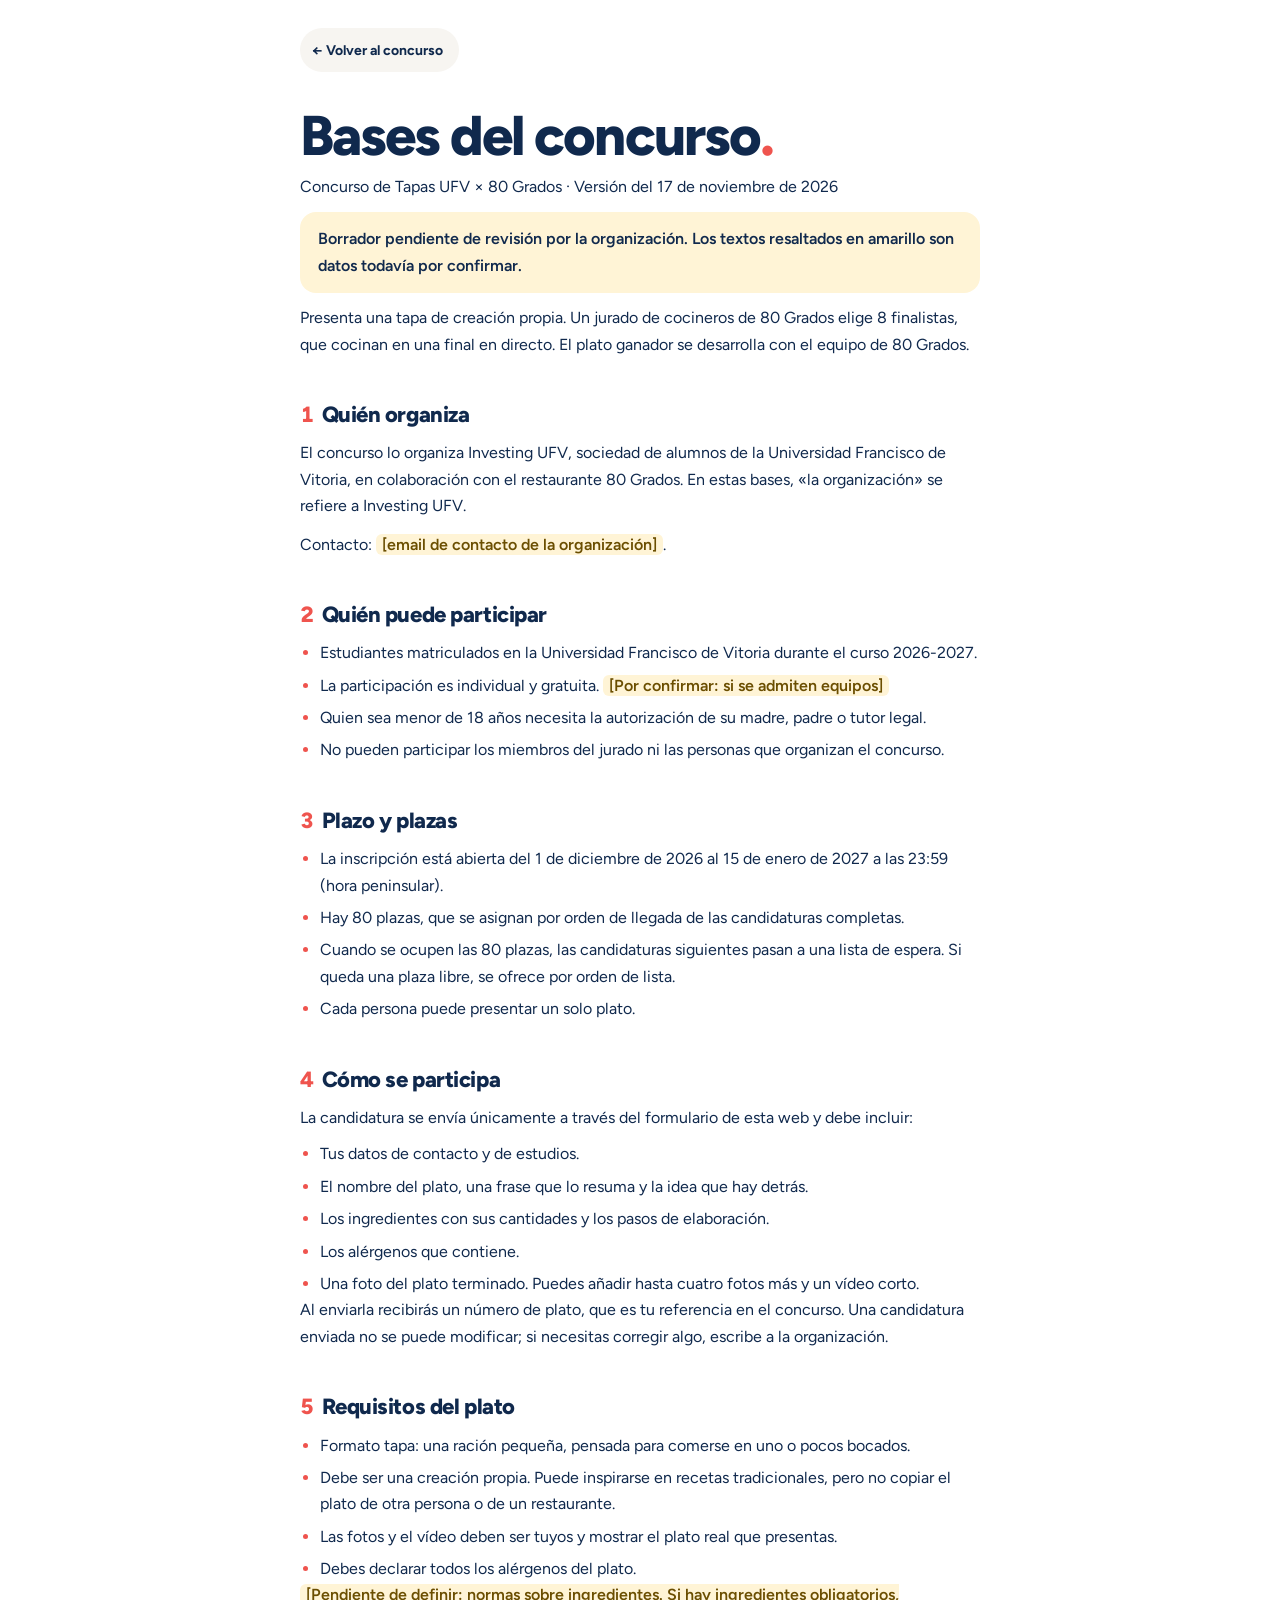
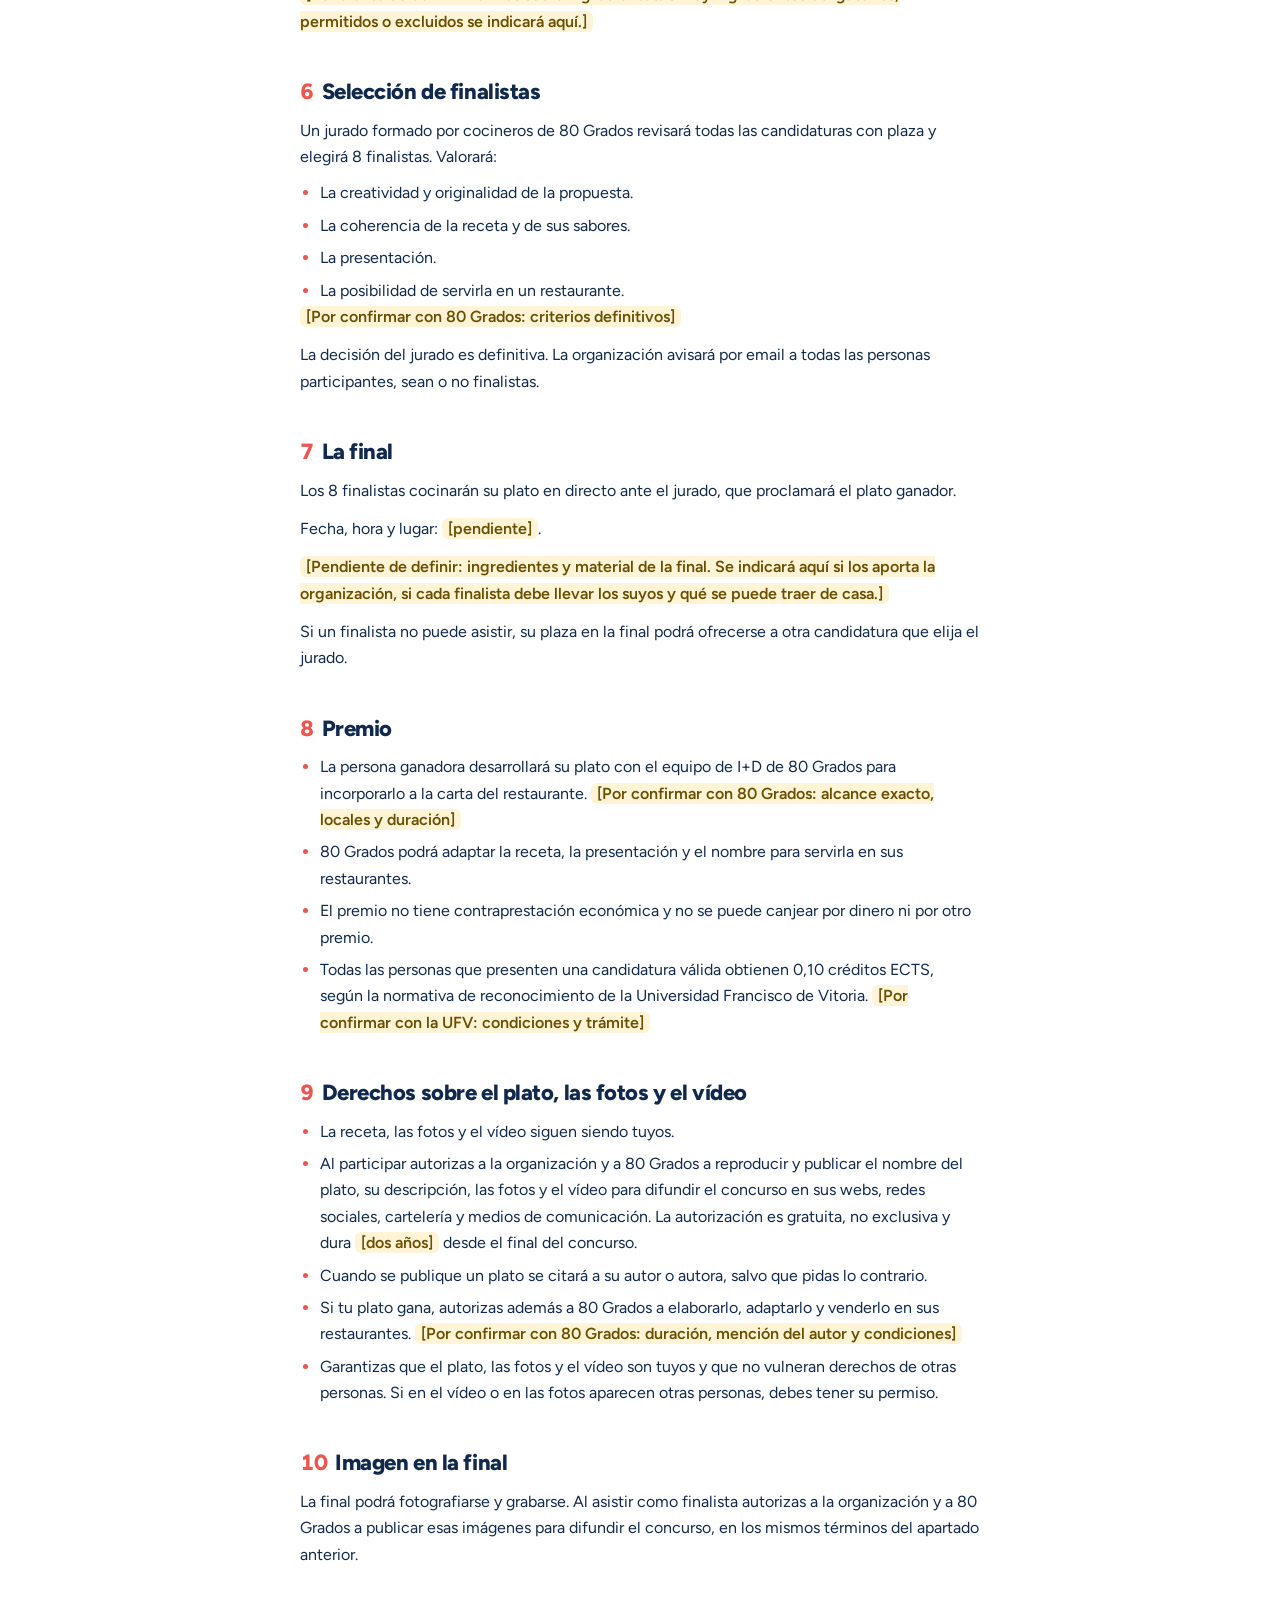
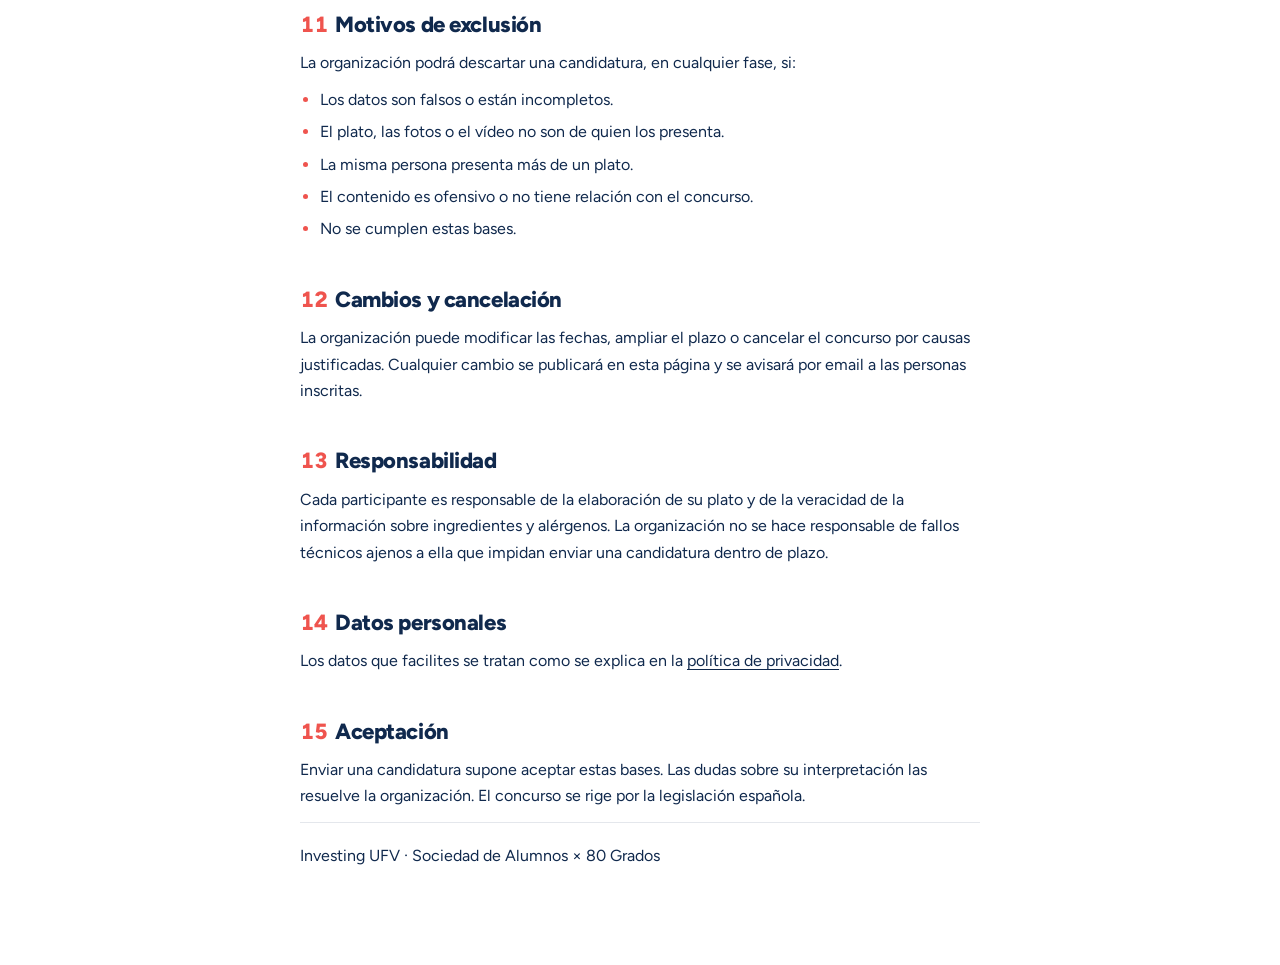
<file: bases.html>
<!doctype html>
<html lang="es">
<head>
  <meta charset="utf-8">
  <meta name="viewport" content="width=device-width, initial-scale=1, viewport-fit=cover">
  <title>Bases · Concurso de Tapas UFV × 80 Grados</title>
  <meta name="robots" content="noindex">
  <link rel="icon" href="data:image/svg+xml,%3Csvg xmlns='http://www.w3.org/2000/svg' viewBox='0 0 32 32'%3E%3Ccircle cx='16' cy='16' r='14' fill='%23EF544E'/%3E%3C/svg%3E">
  <link rel="preconnect" href="https://fonts.googleapis.com">
  <link rel="preconnect" href="https://fonts.gstatic.com" crossorigin>
  <link href="https://fonts.googleapis.com/css2?family=Figtree:wght@400;500;600;700;800;900&display=swap" rel="stylesheet">
  <link rel="stylesheet" href="styles.css?v=4">
  <link rel="stylesheet" href="legal.css?v=4">
</head>
<body>
<main class="legal">
  <a class="legal__back" href="./">← Volver al concurso</a>

  <h1>Bases del concurso<span class="dot">.</span></h1>
  <p class="legal__meta">Concurso de Tapas UFV × 80 Grados · Versión del 17 de noviembre de 2026</p>
  <p class="legal__draft">Borrador pendiente de revisión por la organización. Los textos resaltados en amarillo son datos todavía por confirmar.</p>

  <p class="legal__lead">Presenta una tapa de creación propia. Un jurado de cocineros de 80 Grados elige 8 finalistas, que cocinan en una final en directo. El plato ganador se desarrolla con el equipo de 80 Grados.</p>

  <h2><span>1</span>Quién organiza</h2>
  <p>El concurso lo organiza Investing UFV, sociedad de alumnos de la Universidad Francisco de Vitoria, en colaboración con el restaurante 80 Grados. En estas bases, «la organización» se refiere a Investing UFV.</p>
  <p>Contacto: <mark>[email de contacto de la organización]</mark>.</p>

  <h2><span>2</span>Quién puede participar</h2>
  <ul>
    <li>Estudiantes matriculados en la Universidad Francisco de Vitoria durante el curso 2026-2027.</li>
    <li>La participación es individual y gratuita. <mark>[Por confirmar: si se admiten equipos]</mark></li>
    <li>Quien sea menor de 18 años necesita la autorización de su madre, padre o tutor legal.</li>
    <li>No pueden participar los miembros del jurado ni las personas que organizan el concurso.</li>
  </ul>

  <h2><span>3</span>Plazo y plazas</h2>
  <ul>
    <li>La inscripción está abierta del 1 de diciembre de 2026 al 15 de enero de 2027 a las 23:59 (hora peninsular).</li>
    <li>Hay 80 plazas, que se asignan por orden de llegada de las candidaturas completas.</li>
    <li>Cuando se ocupen las 80 plazas, las candidaturas siguientes pasan a una lista de espera. Si queda una plaza libre, se ofrece por orden de lista.</li>
    <li>Cada persona puede presentar un solo plato.</li>
  </ul>

  <h2><span>4</span>Cómo se participa</h2>
  <p>La candidatura se envía únicamente a través del formulario de esta web y debe incluir:</p>
  <ul>
    <li>Tus datos de contacto y de estudios.</li>
    <li>El nombre del plato, una frase que lo resuma y la idea que hay detrás.</li>
    <li>Los ingredientes con sus cantidades y los pasos de elaboración.</li>
    <li>Los alérgenos que contiene.</li>
    <li>Una foto del plato terminado. Puedes añadir hasta cuatro fotos más y un vídeo corto.</li>
  </ul>
  <p>Al enviarla recibirás un número de plato, que es tu referencia en el concurso. Una candidatura enviada no se puede modificar; si necesitas corregir algo, escribe a la organización.</p>

  <h2><span>5</span>Requisitos del plato</h2>
  <ul>
    <li>Formato tapa: una ración pequeña, pensada para comerse en uno o pocos bocados.</li>
    <li>Debe ser una creación propia. Puede inspirarse en recetas tradicionales, pero no copiar el plato de otra persona o de un restaurante.</li>
    <li>Las fotos y el vídeo deben ser tuyos y mostrar el plato real que presentas.</li>
    <li>Debes declarar todos los alérgenos del plato.</li>
  </ul>
  <p><mark>[Pendiente de definir: normas sobre ingredientes. Si hay ingredientes obligatorios, permitidos o excluidos se indicará aquí.]</mark></p>

  <h2><span>6</span>Selección de finalistas</h2>
  <p>Un jurado formado por cocineros de 80 Grados revisará todas las candidaturas con plaza y elegirá 8 finalistas. Valorará:</p>
  <ul>
    <li>La creatividad y originalidad de la propuesta.</li>
    <li>La coherencia de la receta y de sus sabores.</li>
    <li>La presentación.</li>
    <li>La posibilidad de servirla en un restaurante.</li>
  </ul>
  <p><mark>[Por confirmar con 80 Grados: criterios definitivos]</mark></p>
  <p>La decisión del jurado es definitiva. La organización avisará por email a todas las personas participantes, sean o no finalistas.</p>

  <h2><span>7</span>La final</h2>
  <p>Los 8 finalistas cocinarán su plato en directo ante el jurado, que proclamará el plato ganador.</p>
  <p>Fecha, hora y lugar: <mark>[pendiente]</mark>.</p>
  <p><mark>[Pendiente de definir: ingredientes y material de la final. Se indicará aquí si los aporta la organización, si cada finalista debe llevar los suyos y qué se puede traer de casa.]</mark></p>
  <p>Si un finalista no puede asistir, su plaza en la final podrá ofrecerse a otra candidatura que elija el jurado.</p>

  <h2><span>8</span>Premio</h2>
  <ul>
    <li>La persona ganadora desarrollará su plato con el equipo de I+D de 80 Grados para incorporarlo a la carta del restaurante. <mark>[Por confirmar con 80 Grados: alcance exacto, locales y duración]</mark></li>
    <li>80 Grados podrá adaptar la receta, la presentación y el nombre para servirla en sus restaurantes.</li>
    <li>El premio no tiene contraprestación económica y no se puede canjear por dinero ni por otro premio.</li>
    <li>Todas las personas que presenten una candidatura válida obtienen 0,10 créditos ECTS, según la normativa de reconocimiento de la Universidad Francisco de Vitoria. <mark>[Por confirmar con la UFV: condiciones y trámite]</mark></li>
  </ul>

  <h2><span>9</span>Derechos sobre el plato, las fotos y el vídeo</h2>
  <ul>
    <li>La receta, las fotos y el vídeo siguen siendo tuyos.</li>
    <li>Al participar autorizas a la organización y a 80 Grados a reproducir y publicar el nombre del plato, su descripción, las fotos y el vídeo para difundir el concurso en sus webs, redes sociales, cartelería y medios de comunicación. La autorización es gratuita, no exclusiva y dura <mark>[dos años]</mark> desde el final del concurso.</li>
    <li>Cuando se publique un plato se citará a su autor o autora, salvo que pidas lo contrario.</li>
    <li>Si tu plato gana, autorizas además a 80 Grados a elaborarlo, adaptarlo y venderlo en sus restaurantes. <mark>[Por confirmar con 80 Grados: duración, mención del autor y condiciones]</mark></li>
    <li>Garantizas que el plato, las fotos y el vídeo son tuyos y que no vulneran derechos de otras personas. Si en el vídeo o en las fotos aparecen otras personas, debes tener su permiso.</li>
  </ul>

  <h2><span>10</span>Imagen en la final</h2>
  <p>La final podrá fotografiarse y grabarse. Al asistir como finalista autorizas a la organización y a 80 Grados a publicar esas imágenes para difundir el concurso, en los mismos términos del apartado anterior.</p>

  <h2><span>11</span>Motivos de exclusión</h2>
  <p>La organización podrá descartar una candidatura, en cualquier fase, si:</p>
  <ul>
    <li>Los datos son falsos o están incompletos.</li>
    <li>El plato, las fotos o el vídeo no son de quien los presenta.</li>
    <li>La misma persona presenta más de un plato.</li>
    <li>El contenido es ofensivo o no tiene relación con el concurso.</li>
    <li>No se cumplen estas bases.</li>
  </ul>

  <h2><span>12</span>Cambios y cancelación</h2>
  <p>La organización puede modificar las fechas, ampliar el plazo o cancelar el concurso por causas justificadas. Cualquier cambio se publicará en esta página y se avisará por email a las personas inscritas.</p>

  <h2><span>13</span>Responsabilidad</h2>
  <p>Cada participante es responsable de la elaboración de su plato y de la veracidad de la información sobre ingredientes y alérgenos. La organización no se hace responsable de fallos técnicos ajenos a ella que impidan enviar una candidatura dentro de plazo.</p>

  <h2><span>14</span>Datos personales</h2>
  <p>Los datos que facilites se tratan como se explica en la <a href="privacidad.html">política de privacidad</a>.</p>

  <h2><span>15</span>Aceptación</h2>
  <p>Enviar una candidatura supone aceptar estas bases. Las dudas sobre su interpretación las resuelve la organización. El concurso se rige por la legislación española.</p>

  <p class="legal__foot">Investing UFV · Sociedad de Alumnos × 80 Grados</p>
</main>
</body>
</html>
</file>
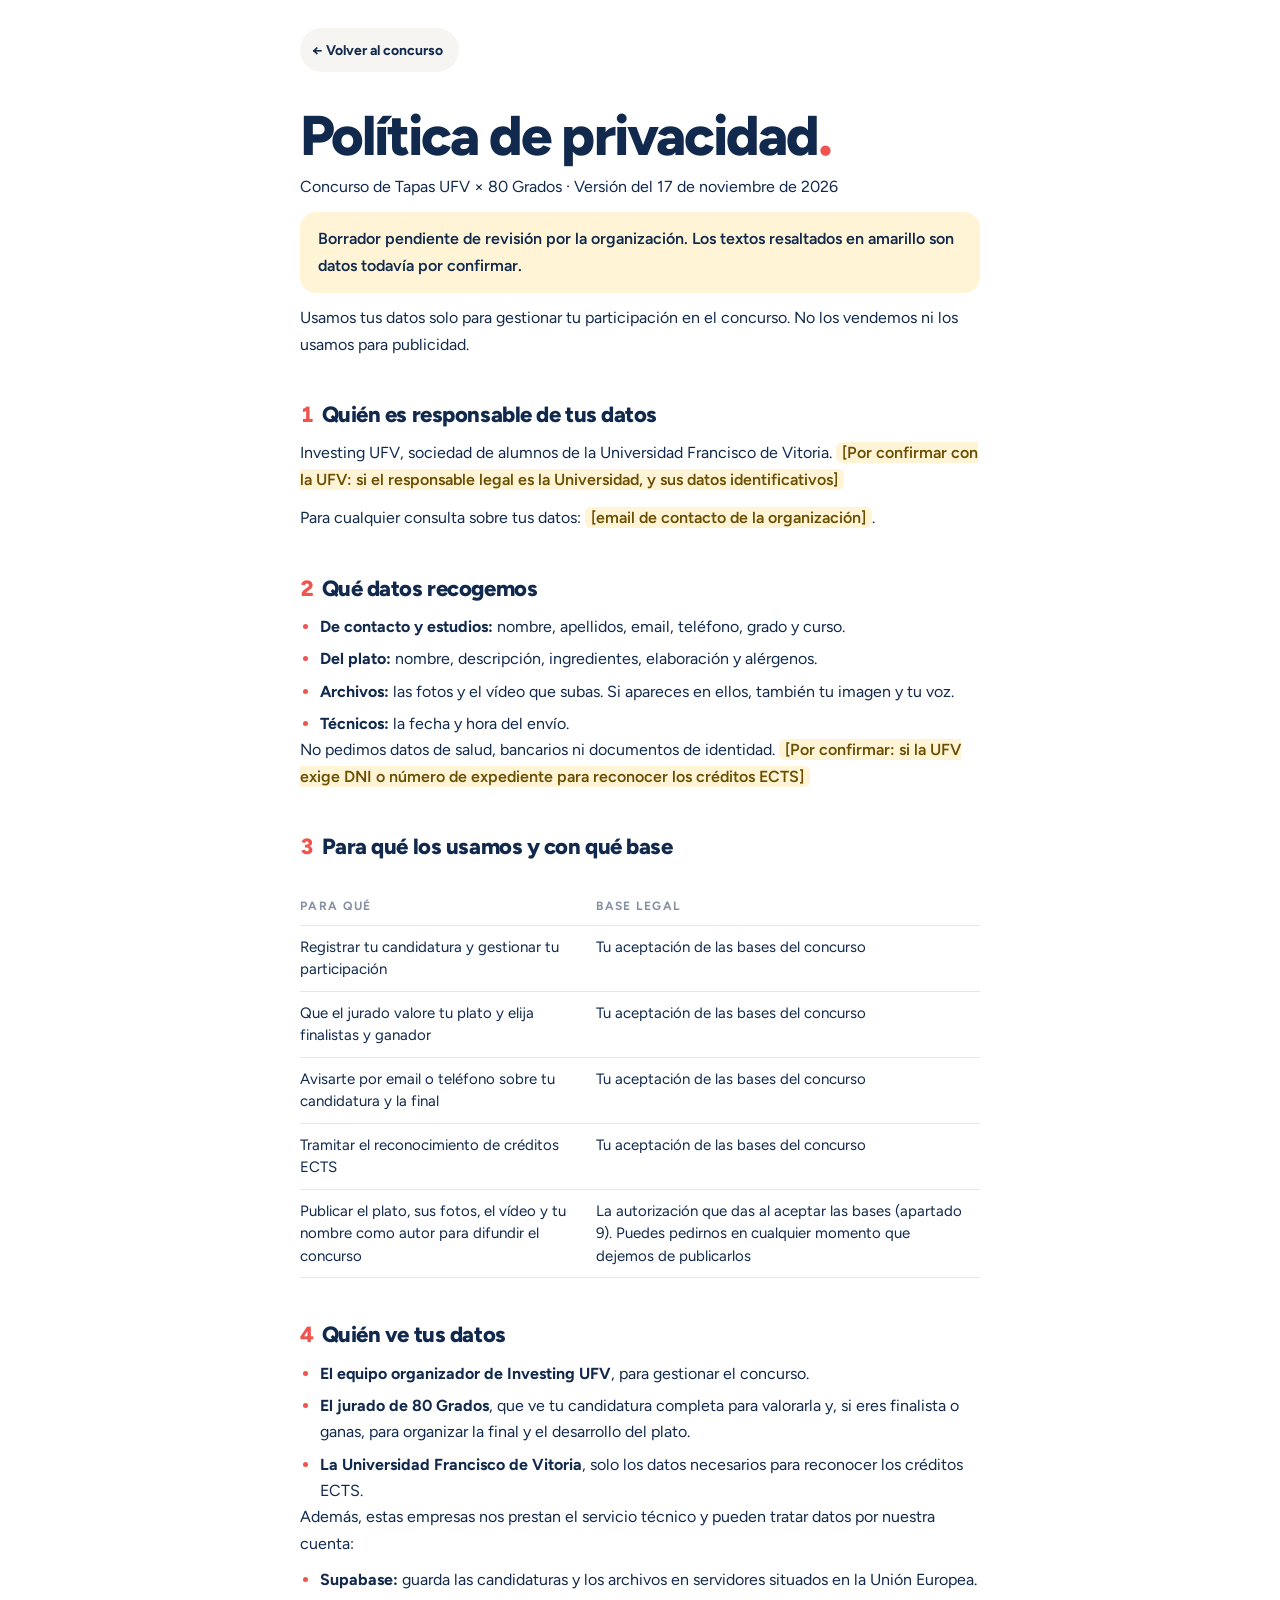
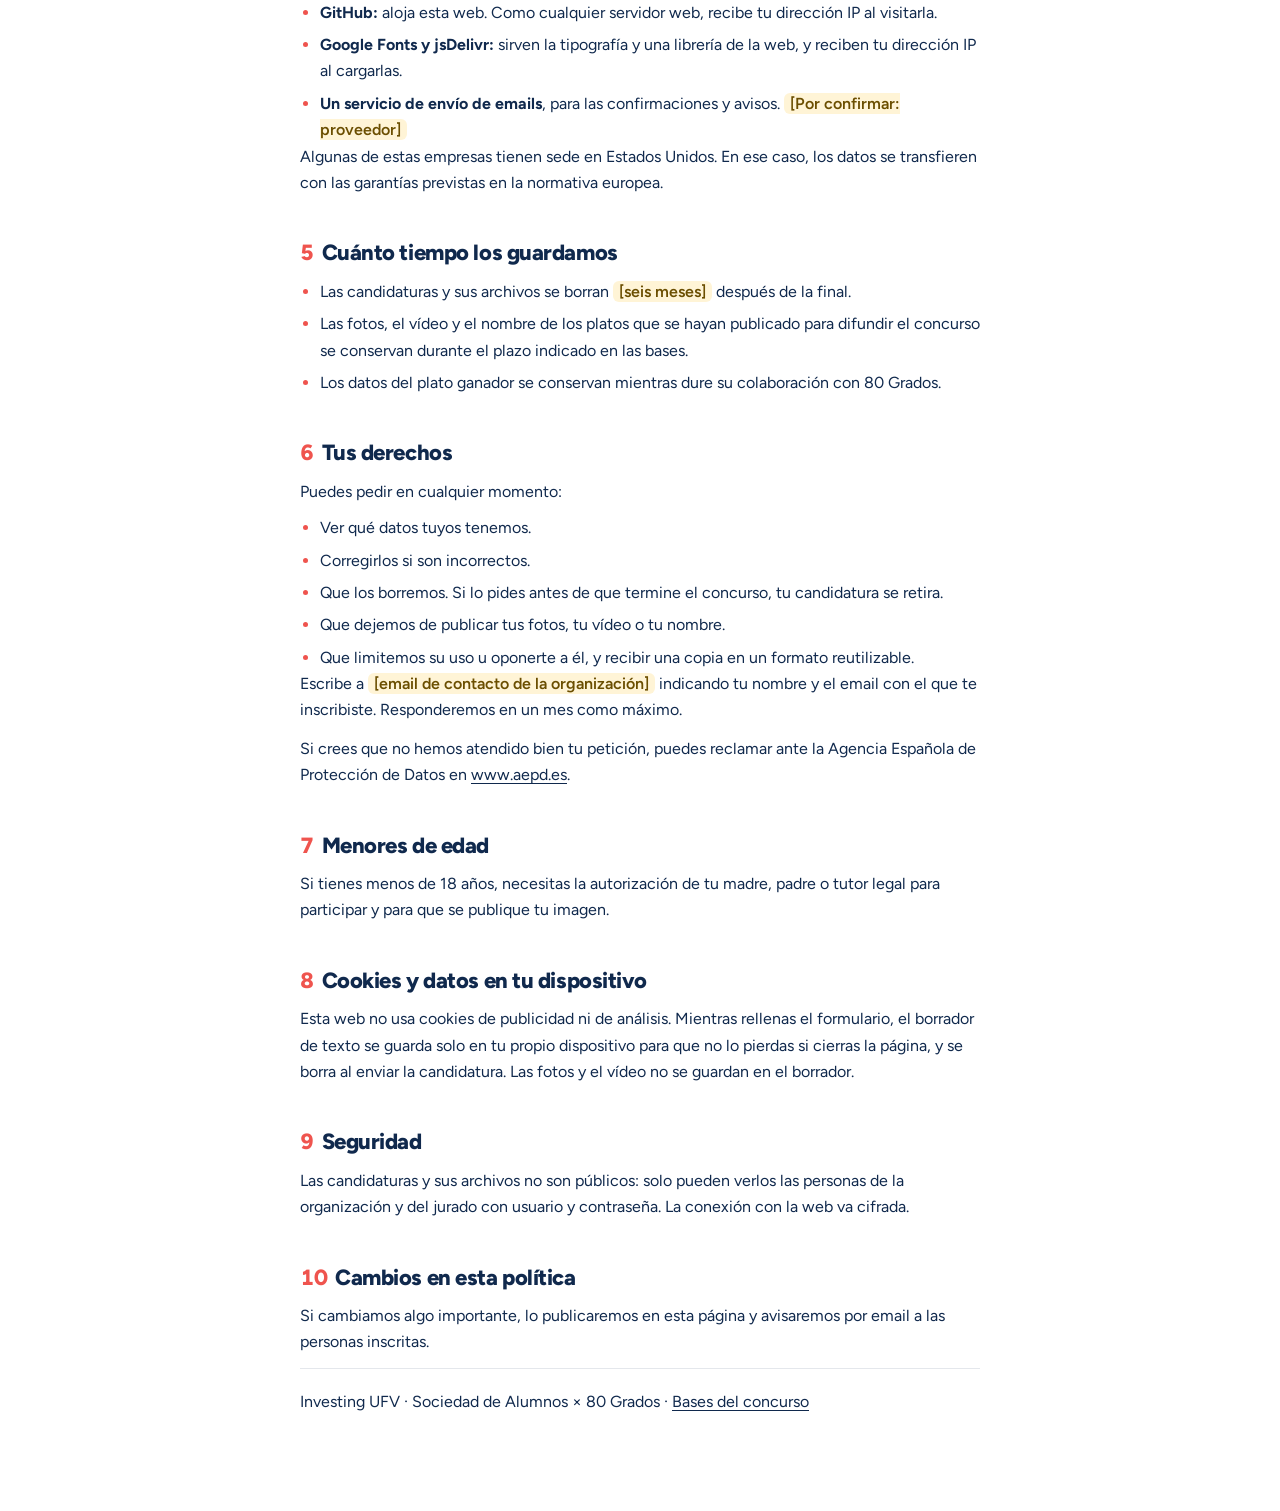
<file: privacidad.html>
<!doctype html>
<html lang="es">
<head>
  <meta charset="utf-8">
  <meta name="viewport" content="width=device-width, initial-scale=1, viewport-fit=cover">
  <title>Privacidad · Concurso de Tapas UFV × 80 Grados</title>
  <meta name="robots" content="noindex">
  <link rel="icon" href="data:image/svg+xml,%3Csvg xmlns='http://www.w3.org/2000/svg' viewBox='0 0 32 32'%3E%3Ccircle cx='16' cy='16' r='14' fill='%23EF544E'/%3E%3C/svg%3E">
  <link rel="preconnect" href="https://fonts.googleapis.com">
  <link rel="preconnect" href="https://fonts.gstatic.com" crossorigin>
  <link href="https://fonts.googleapis.com/css2?family=Figtree:wght@400;500;600;700;800;900&display=swap" rel="stylesheet">
  <link rel="stylesheet" href="styles.css?v=4">
  <link rel="stylesheet" href="legal.css?v=4">
</head>
<body>
<main class="legal">
  <a class="legal__back" href="./">← Volver al concurso</a>

  <h1>Política de privacidad<span class="dot">.</span></h1>
  <p class="legal__meta">Concurso de Tapas UFV × 80 Grados · Versión del 17 de noviembre de 2026</p>
  <p class="legal__draft">Borrador pendiente de revisión por la organización. Los textos resaltados en amarillo son datos todavía por confirmar.</p>

  <p class="legal__lead">Usamos tus datos solo para gestionar tu participación en el concurso. No los vendemos ni los usamos para publicidad.</p>

  <h2><span>1</span>Quién es responsable de tus datos</h2>
  <p>Investing UFV, sociedad de alumnos de la Universidad Francisco de Vitoria. <mark>[Por confirmar con la UFV: si el responsable legal es la Universidad, y sus datos identificativos]</mark></p>
  <p>Para cualquier consulta sobre tus datos: <mark>[email de contacto de la organización]</mark>.</p>

  <h2><span>2</span>Qué datos recogemos</h2>
  <ul>
    <li><strong>De contacto y estudios:</strong> nombre, apellidos, email, teléfono, grado y curso.</li>
    <li><strong>Del plato:</strong> nombre, descripción, ingredientes, elaboración y alérgenos.</li>
    <li><strong>Archivos:</strong> las fotos y el vídeo que subas. Si apareces en ellos, también tu imagen y tu voz.</li>
    <li><strong>Técnicos:</strong> la fecha y hora del envío.</li>
  </ul>
  <p>No pedimos datos de salud, bancarios ni documentos de identidad. <mark>[Por confirmar: si la UFV exige DNI o número de expediente para reconocer los créditos ECTS]</mark></p>

  <h2><span>3</span>Para qué los usamos y con qué base</h2>
  <div class="legal__table">
    <table>
      <thead><tr><th>Para qué</th><th>Base legal</th></tr></thead>
      <tbody>
        <tr><td>Registrar tu candidatura y gestionar tu participación</td><td>Tu aceptación de las bases del concurso</td></tr>
        <tr><td>Que el jurado valore tu plato y elija finalistas y ganador</td><td>Tu aceptación de las bases del concurso</td></tr>
        <tr><td>Avisarte por email o teléfono sobre tu candidatura y la final</td><td>Tu aceptación de las bases del concurso</td></tr>
        <tr><td>Tramitar el reconocimiento de créditos ECTS</td><td>Tu aceptación de las bases del concurso</td></tr>
        <tr><td>Publicar el plato, sus fotos, el vídeo y tu nombre como autor para difundir el concurso</td><td>La autorización que das al aceptar las bases (apartado 9). Puedes pedirnos en cualquier momento que dejemos de publicarlos</td></tr>
      </tbody>
    </table>
  </div>

  <h2><span>4</span>Quién ve tus datos</h2>
  <ul>
    <li><strong>El equipo organizador de Investing UFV</strong>, para gestionar el concurso.</li>
    <li><strong>El jurado de 80 Grados</strong>, que ve tu candidatura completa para valorarla y, si eres finalista o ganas, para organizar la final y el desarrollo del plato.</li>
    <li><strong>La Universidad Francisco de Vitoria</strong>, solo los datos necesarios para reconocer los créditos ECTS.</li>
  </ul>
  <p>Además, estas empresas nos prestan el servicio técnico y pueden tratar datos por nuestra cuenta:</p>
  <ul>
    <li><strong>Supabase:</strong> guarda las candidaturas y los archivos en servidores situados en la Unión Europea.</li>
    <li><strong>GitHub:</strong> aloja esta web. Como cualquier servidor web, recibe tu dirección IP al visitarla.</li>
    <li><strong>Google Fonts y jsDelivr:</strong> sirven la tipografía y una librería de la web, y reciben tu dirección IP al cargarlas.</li>
    <li><strong>Un servicio de envío de emails</strong>, para las confirmaciones y avisos. <mark>[Por confirmar: proveedor]</mark></li>
  </ul>
  <p>Algunas de estas empresas tienen sede en Estados Unidos. En ese caso, los datos se transfieren con las garantías previstas en la normativa europea.</p>

  <h2><span>5</span>Cuánto tiempo los guardamos</h2>
  <ul>
    <li>Las candidaturas y sus archivos se borran <mark>[seis meses]</mark> después de la final.</li>
    <li>Las fotos, el vídeo y el nombre de los platos que se hayan publicado para difundir el concurso se conservan durante el plazo indicado en las bases.</li>
    <li>Los datos del plato ganador se conservan mientras dure su colaboración con 80 Grados.</li>
  </ul>

  <h2><span>6</span>Tus derechos</h2>
  <p>Puedes pedir en cualquier momento:</p>
  <ul>
    <li>Ver qué datos tuyos tenemos.</li>
    <li>Corregirlos si son incorrectos.</li>
    <li>Que los borremos. Si lo pides antes de que termine el concurso, tu candidatura se retira.</li>
    <li>Que dejemos de publicar tus fotos, tu vídeo o tu nombre.</li>
    <li>Que limitemos su uso u oponerte a él, y recibir una copia en un formato reutilizable.</li>
  </ul>
  <p>Escribe a <mark>[email de contacto de la organización]</mark> indicando tu nombre y el email con el que te inscribiste. Responderemos en un mes como máximo.</p>
  <p>Si crees que no hemos atendido bien tu petición, puedes reclamar ante la Agencia Española de Protección de Datos en <a href="https://www.aepd.es" target="_blank" rel="noopener">www.aepd.es</a>.</p>

  <h2><span>7</span>Menores de edad</h2>
  <p>Si tienes menos de 18 años, necesitas la autorización de tu madre, padre o tutor legal para participar y para que se publique tu imagen.</p>

  <h2><span>8</span>Cookies y datos en tu dispositivo</h2>
  <p>Esta web no usa cookies de publicidad ni de análisis. Mientras rellenas el formulario, el borrador de texto se guarda solo en tu propio dispositivo para que no lo pierdas si cierras la página, y se borra al enviar la candidatura. Las fotos y el vídeo no se guardan en el borrador.</p>

  <h2><span>9</span>Seguridad</h2>
  <p>Las candidaturas y sus archivos no son públicos: solo pueden verlos las personas de la organización y del jurado con usuario y contraseña. La conexión con la web va cifrada.</p>

  <h2><span>10</span>Cambios en esta política</h2>
  <p>Si cambiamos algo importante, lo publicaremos en esta página y avisaremos por email a las personas inscritas.</p>

  <p class="legal__foot">Investing UFV · Sociedad de Alumnos × 80 Grados · <a href="bases.html">Bases del concurso</a></p>
</main>
</body>
</html>
</file>
<file: styles.css>
/* ==========================================================
   Concurso de Tapas UFV × 80 Grados
   Blanco de estudio + coral 80 Grados + tinta Investing UFV
   ========================================================== */

:root {
  --white: #fff;
  --paper: #f7f5f1;
  --cream: #efece0;
  --coral: #ef544e;
  --coral-deep: #e0453e;
  --rose: #fde8eb;
  --rose-2: #f9ccd3;
  --ink: #10294d;
  --ink-2: #4b5b75;
  --ink-3: #8791a3;
  --line: #e4e7ec;
  --error: #c7352e;
  --font: 'Figtree', system-ui, -apple-system, 'Segoe UI', Roboto, sans-serif;
  --ease: cubic-bezier(.2, .7, .2, 1);
  /* unidad de la escena: 1px en un escritorio de 1440 de ancho */
  --u: clamp(.72px, .0694vw, 1.12px);
}

*, *::before, *::after { box-sizing: border-box; }
[hidden] { display: none !important; }

html { -webkit-text-size-adjust: 100%; scroll-behavior: smooth; }
body {
  margin: 0;
  font-family: var(--font);
  color: var(--ink);
  background: var(--white);
  line-height: 1.5;
  -webkit-font-smoothing: antialiased;
  text-rendering: optimizeLegibility;
}
h1, h2, h3, p, ul, ol { margin: 0; padding: 0; }
ul, ol { list-style: none; }
a { color: inherit; }
img, svg { display: block; }
.defs { position: absolute; }
.sr-only {
  position: absolute; width: 1px; height: 1px; margin: -1px; padding: 0;
  overflow: hidden; clip: rect(0 0 0 0); white-space: nowrap; border: 0;
}
:focus-visible { outline: 3px solid var(--ink); outline-offset: 3px; border-radius: 8px; }

.eyebrow {
  font-size: 12px; font-weight: 700; letter-spacing: .18em;
  text-transform: uppercase; color: var(--ink-2);
}
.dot { color: var(--coral); }

/* ---------- Botones ---------- */
.btn {
  display: inline-flex; align-items: center; justify-content: center; gap: 12px;
  height: 58px; padding: 0 28px; border: 0; border-radius: 999px;
  font: 700 17px/1 var(--font); text-decoration: none; cursor: pointer;
  transition: transform .25s var(--ease), box-shadow .25s var(--ease), background-color .2s;
  -webkit-tap-highlight-color: transparent;
}
.btn--primary {
  background: var(--coral); color: #fff;
  box-shadow: inset 0 1px 0 rgba(255, 255, 255, .35),
              0 18px 34px -14px rgba(239, 84, 78, .75),
              0 4px 10px -4px rgba(239, 84, 78, .5);
}
.btn--primary:hover { background: var(--coral-deep); transform: translateY(-2px); }
.btn--primary:active { transform: translateY(0) scale(.98); }
.btn--xl { height: 68px; padding: 0 12px 0 32px; font-size: 19px; gap: 18px; }
.btn__arrow {
  width: 44px; height: 44px; border-radius: 50%; background: #fff; color: var(--coral);
  display: grid; place-items: center; transition: transform .3s var(--ease);
}
.btn:hover .btn__arrow { transform: translateX(3px); }
.btn--ghost { background: var(--paper); color: var(--ink); }
.btn--ghost:hover { background: var(--cream); }
.btn--sm { height: 46px; font-size: 15px; padding: 0 20px; }
.btn--block { display: flex; width: 100%; }
.btn--grow { flex: 1; }

/* ==========================================================
   HERO
   ========================================================== */
.hero {
  position: relative; isolation: isolate; overflow: hidden;
  min-height: 100vh; min-height: 100svh;
  display: grid; place-items: center;
  padding: 104px 24px 84px;
}
.hero__bg {
  position: absolute; inset: 0; z-index: -3;
  background:
    radial-gradient(80% 55% at 50% 0%, #fff 0%, rgba(255, 255, 255, 0) 72%),
    linear-gradient(180deg, #fff 0%, #faf9f6 52%, #f0eee9 100%);
}
/* Insinuación de cocina blanca desenfocada: módulos altos y una encimera */
.hero__bg::before {
  content: ""; position: absolute; inset: -4% -4% 0;
  background:
    linear-gradient(180deg, transparent 66%, rgba(16, 41, 77, .05) 66.4%, transparent 73%),
    repeating-linear-gradient(90deg, transparent 0 15.6%, rgba(16, 41, 77, .035) 15.6% 16%);
  filter: blur(7px);
  opacity: .9;
}

/* El plato: un círculo blanco visto desde arriba */
.plate {
  position: absolute; z-index: -2; left: 50%; top: 50%;
  width: min(760px, 135vw); aspect-ratio: 1; border-radius: 50%;
  transform: translate(-50%, -50%);
  background: #fff;
  box-shadow:
    0 60px 90px -50px rgba(16, 41, 77, .28),
    0 0 0 1px rgba(16, 41, 77, .035),
    inset 0 -6px 14px rgba(16, 41, 77, .035);
}
.plate::after {
  content: ""; position: absolute; inset: 11%; border-radius: 50%;
  box-shadow:
    inset 0 8px 22px rgba(16, 41, 77, .06),
    0 -1px 0 rgba(255, 255, 255, .9);
}

/* Marcas */
.brand {
  position: absolute; z-index: 2; top: max(22px, env(safe-area-inset-top)); left: 0; right: 0;
  display: flex; align-items: center; justify-content: center; gap: 14px;
}
.brand__investing {
  --w: 112px;
  width: var(--w); height: calc(var(--w) * .466); background: var(--ink);
  -webkit-mask: url(assets/logo-investing.svg) no-repeat;
          mask: url(assets/logo-investing.svg) no-repeat;
  -webkit-mask-size: calc(var(--w) / .845) auto;
          mask-size: calc(var(--w) / .845) auto;
  -webkit-mask-position: calc(var(--w) * -.0947) calc(var(--w) * -.0965);
          mask-position: calc(var(--w) * -.0947) calc(var(--w) * -.0965);
}
.brand__x { color: var(--ink-3); font-size: 18px; font-weight: 500; }
.brand__80 { height: 30px; width: auto; mix-blend-mode: multiply; }

/* Contenido central */
.hero__content { position: relative; z-index: 1; text-align: center; max-width: 600px; }
.hero h1 {
  margin: 18px 0;
  font-size: clamp(42px, 12.4vw, 92px); font-weight: 800;
  line-height: .96; letter-spacing: -.04em;
}
.lead {
  max-width: 28em; margin: 0 auto 30px; text-wrap: balance;
  font-size: clamp(16px, 2.1vw, 19px); line-height: 1.45; color: var(--ink-2);
}
.meta {
  display: flex; align-items: center; justify-content: center; gap: 10px;
  margin-top: 22px; font-size: 14px; font-weight: 600; color: var(--ink-2);
}
.deg { width: 9px; height: 9px; border-radius: 50%; background: var(--coral); }
.sep { color: var(--ink-3); }

/* Entrada del contenido */
.hero__content > * { animation: rise .8s var(--ease) both; }
.hero__content > :nth-child(2) { animation-delay: .06s; }
.hero__content > :nth-child(3) { animation-delay: .12s; }
.hero__content > :nth-child(4) { animation-delay: .18s; }
.hero__content > :nth-child(5) { animation-delay: .24s; }
@keyframes rise { from { opacity: 0; transform: translateY(14px); } to { opacity: 1; transform: none; } }

/* ---------- Escena flotante ---------- */
.scene { position: absolute; inset: 0; z-index: -1; pointer-events: none; }
.obj {
  position: absolute;
  left: calc(var(--x) * 1%); top: calc(var(--y) * 1%);
  font-size: calc(var(--s) * var(--u)); width: 1em;
  transform: translate3d(
    calc(-50% - var(--px, 0) * var(--amp)),
    calc(-50% - var(--py, 0) * var(--amp) - var(--sy, 0) * var(--amp) * 5),
    0);
  will-change: transform;
}
.obj--mob { display: none; }
.obj__float {
  animation: float var(--dur) ease-in-out var(--delay) infinite alternate;
  will-change: transform;
}
.obj__art {
  opacity: var(--o, 1);
  filter: drop-shadow(0 .03em .03em rgba(16, 28, 48, .18)) drop-shadow(0 .2em .18em rgba(16, 41, 77, .2)) blur(var(--blur));
  animation: drop 1.4s var(--ease) both;
  animation-delay: calc(var(--i) * 60ms + 250ms);
}
.obj__art svg { width: 100%; height: auto; overflow: visible; }
@keyframes drop { from { opacity: 0; transform: scale(.6) translateY(30%); } to { opacity: var(--o, 1); transform: none; } }
@keyframes float {
  from { transform: translate3d(0, calc(var(--fy) * -1), 0) rotate(calc(var(--rot) - var(--fr))); }
  to   { transform: translate3d(0, var(--fy), 0) rotate(calc(var(--rot) + var(--fr))); }
}

/* ==========================================================
   80 · 8 · 1
   ========================================================== */
.count { padding: clamp(72px, 12vw, 150px) 16px; }
.count__grid {
  display: grid; grid-template-columns: 1.5fr 1fr 1fr; gap: 4px;
  max-width: 1080px; margin: 0 auto; text-align: center; align-items: end;
}
.count__n {
  display: block; font-size: clamp(76px, 20vw, 250px); font-weight: 900;
  line-height: .82; letter-spacing: -.06em; font-variant-numeric: tabular-nums;
}
.count__l {
  display: block; margin-top: clamp(12px, 2vw, 22px);
  font-size: clamp(10px, 1.4vw, 15px); font-weight: 700;
  letter-spacing: .16em; text-transform: uppercase; color: var(--ink-2);
}
.count__item--win .count__n { color: var(--coral); }

/* ==========================================================
   Cómo funciona
   ========================================================== */
.steps { background: var(--paper); padding: clamp(64px, 10vw, 120px) 24px; text-align: center; }
.steps__list {
  position: relative; display: grid; grid-template-columns: repeat(4, 1fr); gap: 28px;
  max-width: 1080px; margin: 44px auto 0; text-align: left;
}
.steps__list::before {
  content: ""; position: absolute; left: 0; right: 0; top: 17px; height: 2px;
  background: linear-gradient(90deg, var(--rose-2), var(--coral)); border-radius: 2px;
}
.steps__temp {
  position: relative; display: inline-grid; place-items: center;
  height: 36px; min-width: 58px; padding: 0 12px; border-radius: 999px;
  background: #fff; border: 2px solid var(--rose-2); color: var(--coral);
  font-size: 14px; font-weight: 800;
}
.steps__list li:nth-child(2) .steps__temp { border-color: #f5a9a6; }
.steps__list li:nth-child(3) .steps__temp { border-color: #f27f7a; }
.steps__list li:nth-child(4) .steps__temp { background: var(--coral); border-color: var(--coral); color: #fff; }
.steps h3 { margin: 18px 0 6px; font-size: 20px; font-weight: 700; letter-spacing: -.015em; line-height: 1.2; }
.steps li p { font-size: 15px; line-height: 1.45; color: var(--ink-2); }
.chips { display: flex; flex-wrap: wrap; justify-content: center; gap: 10px; margin-top: 52px; }
.chips li {
  padding: 10px 18px; border-radius: 999px; background: #fff; border: 1px solid var(--line);
  font-size: 14px; font-weight: 600;
}

/* ==========================================================
   Cierre
   ========================================================== */
.close { padding: 16px; }
.close__card {
  position: relative; overflow: hidden; isolation: isolate;
  padding: clamp(64px, 10vw, 120px) 24px; border-radius: 40px;
  background: var(--rose); text-align: center;
}
.close__card::before, .close__card::after {
  content: ""; position: absolute; z-index: -1; border-radius: 50%; background: var(--rose-2);
}
.close__card::before { width: clamp(220px, 34vw, 460px); aspect-ratio: 1; right: -8%; bottom: -34%; }
.close__card::after { width: clamp(26px, 4vw, 54px); aspect-ratio: 1; right: 2.5%; bottom: 63%; }
.close h2 {
  margin-bottom: 34px;
  font-size: clamp(42px, 8.4vw, 88px); font-weight: 800; line-height: .98; letter-spacing: -.04em;
}

.foot { padding: 36px 24px 44px; text-align: center; font-size: 13px; color: var(--ink-3); }
.foot__links { display: flex; justify-content: center; gap: 22px; margin-top: 10px; }
.foot__links a { color: var(--ink-2); font-weight: 600; text-underline-offset: 3px; }

.sticky-cta { display: none; }

/* ==========================================================
   FORMULARIO
   ========================================================== */
.form-view { min-height: 100vh; min-height: 100svh; display: flex; flex-direction: column; background: #fff; }
.fbar {
  position: sticky; top: 0; z-index: 5;
  display: flex; align-items: center; gap: 16px; padding: 12px 20px;
  background: rgba(255, 255, 255, .9); -webkit-backdrop-filter: blur(12px); backdrop-filter: blur(12px);
  border-bottom: 1px solid var(--line);
}
.fbar__back {
  flex: none; width: 44px; height: 44px; border-radius: 50%;
  display: grid; place-items: center; background: var(--paper); color: var(--ink);
}
.thermo { flex: 1; display: flex; align-items: center; gap: 14px; }
.thermo__track { position: relative; flex: 1; height: 6px; border-radius: 99px; background: var(--rose); }
.thermo__fill {
  position: absolute; inset: 0 auto 0 0; width: 25%; border-radius: 99px;
  background: linear-gradient(90deg, var(--rose-2), var(--coral));
  transition: width .6s var(--ease);
}
.thermo__fill::after {
  content: ""; position: absolute; right: -7px; top: 50%; width: 14px; height: 14px;
  border-radius: 50%; background: var(--coral); transform: translateY(-50%);
  box-shadow: 0 0 0 4px #fff;
}
.thermo__label {
  min-width: 40px; text-align: right; font-size: 17px; font-weight: 800; color: var(--coral);
  font-variant-numeric: tabular-nums;
}

#form { flex: 1; width: 100%; max-width: 560px; margin: 0 auto; padding: 32px 20px 132px; }
.step { animation: stepIn .45s var(--ease); }
@keyframes stepIn { from { opacity: 0; transform: translateY(12px); } to { opacity: 1; transform: none; } }
.step__title {
  margin: 10px 0 8px; outline: 0;
  font-size: clamp(36px, 9vw, 48px); font-weight: 800; line-height: 1; letter-spacing: -.035em;
}
.step__hint { margin-bottom: 30px; color: var(--ink-2); }

.field { margin-bottom: 18px; min-width: 0; }
.field > label:not([class]), .field .label { display: block; margin-bottom: 8px; font-size: 14px; font-weight: 700; }
.opt { font-weight: 500; color: var(--ink-3); }
.row2 { display: grid; grid-template-columns: 1fr 1fr; gap: 12px; }
.row2--wide { grid-template-columns: 1.6fr 1fr; }

input, select, textarea {
  width: 100%; height: 56px; padding: 0 16px;
  font: 500 16px/1.3 var(--font); color: var(--ink);
  background: #fff; border: 1.5px solid var(--line); border-radius: 16px; outline: 0;
  -webkit-appearance: none; appearance: none;
  transition: border-color .2s, box-shadow .2s;
}
textarea { height: auto; min-height: 128px; padding: 14px 16px; line-height: 1.45; resize: vertical; }
select {
  padding-right: 40px;
  background: #fff url("data:image/svg+xml,%3Csvg xmlns='http://www.w3.org/2000/svg' viewBox='0 0 24 24' fill='none' stroke='%2310294D' stroke-width='2.4' stroke-linecap='round' stroke-linejoin='round'%3E%3Cpath d='m6 9 6 6 6-6'/%3E%3C/svg%3E") right 14px center / 18px no-repeat;
}
::placeholder { color: var(--ink-3); opacity: 1; }
input:focus, select:focus, textarea:focus { border-color: var(--coral); box-shadow: 0 0 0 4px var(--rose); }
.field.has-error input, .field.has-error select, .field.has-error textarea { border-color: var(--error); }
.field__error { margin-top: 6px; font-size: 13px; font-weight: 600; color: var(--error); }
.field__error:empty { display: none; }
.field__count { margin-top: 6px; font-size: 12px; text-align: right; color: var(--ink-3); font-variant-numeric: tabular-nums; }

/* Ingredientes */
.ing { display: grid; grid-template-columns: minmax(0, 1fr) 76px 82px 40px; gap: 8px; margin-bottom: 8px; }
.ing input, .ing select { height: 52px; padding-left: 12px; }
.ing input { padding-right: 10px; }
.ing select { padding-right: 30px; background-position: right 8px center; background-size: 16px; }
.ing__del {
  width: 40px; height: 52px; border: 0; border-radius: 16px; background: transparent;
  color: var(--ink-3); font-size: 24px; line-height: 1; cursor: pointer;
}
.ing__del:hover { background: var(--paper); color: var(--ink); }
#ingAdd { margin-top: 4px; }

/* Alérgenos */
.chipset { display: flex; flex-wrap: wrap; gap: 8px; }
.chip-btn {
  height: 40px; padding: 0 16px; border-radius: 999px;
  border: 1.5px solid var(--line); background: #fff; color: var(--ink);
  font: 600 14px/1 var(--font); cursor: pointer; transition: background-color .15s, border-color .15s, color .15s;
}
.chip-btn[aria-pressed="true"] { background: var(--ink); border-color: var(--ink); color: #fff; }

/* Foto en el plato */
.photo-plate {
  position: relative; display: grid !important; place-items: center;
  width: min(248px, 66vw); aspect-ratio: 1; margin: 6px auto 0 !important;
  border-radius: 50%; overflow: hidden; cursor: pointer; text-align: center;
  background: radial-gradient(circle, #fff 0 61%, var(--paper) 62% 100%);
  border: 2px dashed var(--rose-2);
  box-shadow: 0 30px 44px -30px rgba(16, 41, 77, .35);
  transition: border-color .2s, transform .3s var(--ease);
}
.photo-plate:hover { transform: scale(1.02); border-color: var(--coral); }
.photo-plate:focus-within { border-color: var(--coral); box-shadow: 0 0 0 4px var(--rose); }
.photo-plate__hint { display: grid; justify-items: center; gap: 6px; padding: 0 30px; color: var(--ink); }
.photo-plate__hint svg { color: var(--coral); }
.photo-plate__hint strong { font-size: 16px; line-height: 1.2; }
.photo-plate__hint small { font-size: 12px; font-weight: 500; color: var(--ink-3); }
.photo-plate img { position: absolute; inset: 0; width: 100%; height: 100%; object-fit: cover; }
.photo-plate__change {
  position: absolute; bottom: 16px; left: 50%; transform: translateX(-50%);
  padding: 6px 14px; border-radius: 99px; background: rgba(16, 41, 77, .78); color: #fff;
  font-size: 12px; font-weight: 700; display: none;
}
.photo-plate.has-photo { border: 3px solid #fff; outline: 2px solid var(--coral); }
.photo-plate.has-photo .photo-plate__hint { display: none; }
.photo-plate.has-photo .photo-plate__change { display: block; }
#fotoField .field__error { text-align: center; margin-top: 12px; }

.thumbs { display: grid; grid-template-columns: repeat(4, 1fr); gap: 10px; }
.thumb {
  position: relative; aspect-ratio: 1; margin: 0 !important; border-radius: 18px; overflow: hidden;
  background: var(--paper); display: grid !important; place-items: center;
}
.thumb img { width: 100%; height: 100%; object-fit: cover; }
.thumb--add { border: 1.5px dashed var(--line); cursor: pointer; font-size: 26px; font-weight: 500; color: var(--ink-3); }
.thumb--add:hover { border-color: var(--coral); color: var(--coral); }

.check { display: flex !important; align-items: flex-start; gap: 12px; margin-bottom: 14px !important; font-size: 14px !important; font-weight: 500 !important; color: var(--ink-2); cursor: pointer; }
.check input {
  flex: none; width: 24px; height: 24px; padding: 0; border-radius: 8px; cursor: pointer;
}
.check input:checked {
  border-color: var(--coral);
  background: var(--coral) url("data:image/svg+xml,%3Csvg xmlns='http://www.w3.org/2000/svg' viewBox='0 0 24 24' fill='none' stroke='white' stroke-width='3.4' stroke-linecap='round' stroke-linejoin='round'%3E%3Cpath d='m5 12.5 4.5 4.5L19 7.5'/%3E%3C/svg%3E") center / 15px no-repeat;
}
.check span { padding-top: 2px; }

/* Navegación del formulario */
.fnav {
  position: fixed; z-index: 6; left: 0; right: 0; bottom: 0;
  padding: 28px 20px max(18px, env(safe-area-inset-bottom));
  background: linear-gradient(180deg, rgba(255, 255, 255, 0), #fff 38%);
  pointer-events: none;
}
.fnav__in { display: flex; gap: 10px; max-width: 520px; margin: 0 auto; pointer-events: auto; }
.fnav__back {
  flex: none; width: 58px; height: 58px; border: 0; border-radius: 50%;
  display: grid; place-items: center; background: var(--paper); color: var(--ink); cursor: pointer;
}
.fnav__back:hover { background: var(--cream); }

/* Enviado */
.done { padding-top: 7vh; text-align: center; }
.done__seal {
  width: 136px; height: 136px; margin: 0 auto 30px; border-radius: 50%;
  display: grid; place-items: center; background: var(--coral); color: #fff;
  font-size: 46px; font-weight: 900; letter-spacing: -.04em; padding-left: 8px;
  box-shadow: 0 30px 50px -22px rgba(239, 84, 78, .8);
  animation: pop .7s var(--ease) both;
}
@keyframes pop { from { transform: scale(.4); opacity: 0; } 60% { transform: scale(1.08); } to { transform: none; opacity: 1; } }
.done .step__hint { max-width: 22em; margin-inline: auto; }
.done__demo {
  display: inline-block; margin: -8px 0 28px; padding: 8px 14px; border-radius: 12px;
  background: var(--paper); font-size: 13px; font-weight: 600; color: var(--ink-2);
}

/* ==========================================================
   MÓVIL
   ========================================================== */
@media (max-width: 760px) {
  :root { --u: clamp(.82px, .2564vw, 1.4px); } /* 1px en un móvil de 390 */

  .hero { padding: 96px 20px 96px; }
  .brand__investing { --w: 96px; }
  .brand__80 { height: 26px; }
  .brand { gap: 12px; }

  .obj { left: calc(var(--mx) * 1%); top: calc(var(--my) * 1%); font-size: calc(var(--ms) * var(--u)); }
  .obj--desk { display: none; }
  .obj--mob { display: block; }

  .count__grid { grid-template-columns: 1.45fr 1fr 1fr; }

  .steps { text-align: left; }
  .steps .eyebrow { text-align: center; }
  .steps__list { grid-template-columns: 1fr; gap: 26px; margin-top: 36px; }
  .steps__list::before { display: none; }
  .steps__list li { position: relative; display: grid; grid-template-columns: 58px 1fr; gap: 18px; align-items: start; }
  .steps__list li:not(:last-child)::before {
    content: ""; position: absolute; left: 28px; top: 36px; bottom: -26px; width: 2px; background: #f5a9a6;
  }
  .steps h3 { margin-top: 5px; }
  .chips { margin-top: 40px; }

  .close__card { border-radius: 32px; }
  .close__card::before { right: -22%; bottom: -30%; }
  .close__card::after { right: 4%; bottom: 46%; }

  .foot { padding-bottom: 104px; }

  .sticky-cta {
    display: flex; position: fixed; z-index: 20; left: 16px; right: 16px;
    bottom: max(16px, env(safe-area-inset-bottom));
    transform: translateY(160%); transition: transform .45s var(--ease);
  }
  .sticky-cta.is-visible { transform: none; }
}

@media (max-width: 380px) {
  .row2 { grid-template-columns: 1fr; gap: 0; }
  .ing { grid-template-columns: minmax(0, 1fr) 64px 74px 36px; gap: 6px; }
  .ing__del { width: 36px; }
}

@media (prefers-reduced-motion: reduce) {
  html { scroll-behavior: auto; }
  .obj__float, .obj__art, .hero__content > *, .step, .done__seal { animation: none; }
  .obj__float { transform: rotate(var(--rot)); }
}

/* ==========================================================
   Márgenes laterales seguros (móviles con barra lateral o muesca)
   ========================================================== */
.hero, .steps, .foot, #form, .fbar, .fnav {
  padding-left: max(20px, env(safe-area-inset-left, 0px));
  padding-right: max(20px, env(safe-area-inset-right, 0px));
}
.count, .close {
  padding-left: max(16px, env(safe-area-inset-left, 0px));
  padding-right: max(16px, env(safe-area-inset-right, 0px));
}
.sticky-cta {
  left: max(16px, env(safe-area-inset-left, 0px));
  right: max(16px, env(safe-area-inset-right, 0px));
}
.fbar { top: env(safe-area-inset-top, 0px); }
body::before {
  content: ""; position: fixed; inset: 0 0 auto; height: env(safe-area-inset-top, 0px);
  z-index: 10; background: var(--white);
}

/* ---------- Estados del envío real ---------- */
.form-error {
  margin-top: 6px; padding: 12px 16px; border-radius: 14px;
  background: var(--rose); color: var(--error); font-size: 14px; font-weight: 600;
}
.btn:disabled { opacity: .75; cursor: progress; transform: none; }
.fnav__back:disabled { opacity: .4; cursor: default; }
.btn.is-disabled { background: var(--ink-3); box-shadow: none; pointer-events: none; padding: 0 28px; }
.btn.is-disabled .btn__arrow { display: none; }
.demo-note { margin-bottom: 24px; padding: 12px 16px; border-radius: 14px; background: #fff4d6; color: #6b4e00; font-size: 14px; font-weight: 600; }
</file>
<file: legal.css>
/* Páginas de texto: bases y privacidad. Usa los colores y tipografía de styles.css */
.legal { max-width: 720px; margin: 0 auto; padding: 28px max(20px, env(safe-area-inset-right, 0px)) 96px max(20px, env(safe-area-inset-left, 0px)); }
.legal__back { display: inline-flex; align-items: center; gap: 8px; height: 44px; padding: 0 16px 0 12px; border-radius: 999px; background: var(--paper); font-size: 14px; font-weight: 700; text-decoration: none; }
.legal__back:hover { background: var(--cream); }
.legal h1 { margin: 36px 0 10px; font-size: clamp(36px, 8vw, 56px); font-weight: 800; line-height: 1; letter-spacing: -.035em; text-wrap: balance; }
.legal__meta { color: var(--ink-3); font-size: 14px; }
.legal__draft { margin: 24px 0 0; padding: 14px 18px; border-radius: 16px; background: #fff4d6; color: #6b4e00; font-size: 14px; font-weight: 600; }
.legal__lead { margin: 28px 0 0; font-size: 19px; line-height: 1.5; color: var(--ink-2); }
.legal h2 { margin: 44px 0 12px; font-size: 22px; font-weight: 800; letter-spacing: -.02em; line-height: 1.2; }
.legal h2 span { color: var(--coral); margin-right: 8px; font-variant-numeric: tabular-nums; }
.legal p, .legal li { font-size: 16px; line-height: 1.65; color: var(--ink); }
.legal p + p { margin-top: 12px; }
.legal ul { margin: 10px 0 0; padding-left: 20px; list-style: disc; }
.legal li { margin-top: 6px; }
.legal li::marker { color: var(--coral); }
.legal a { color: var(--ink); text-underline-offset: 3px; }
.legal mark { padding: 1px 6px; border-radius: 6px; background: #fff4d6; color: #6b4e00; font-weight: 600; }
.legal table { width: 100%; margin-top: 14px; border-collapse: collapse; font-size: 15px; }
.legal th, .legal td { padding: 10px 12px 10px 0; text-align: left; vertical-align: top; border-bottom: 1px solid var(--line); line-height: 1.5; }
.legal th { font-size: 12px; font-weight: 700; letter-spacing: .12em; text-transform: uppercase; color: var(--ink-3); }
.legal__table { overflow-x: auto; }
.legal__foot { margin-top: 56px; padding-top: 20px; border-top: 1px solid var(--line); font-size: 13px; color: var(--ink-3); }
</file>
